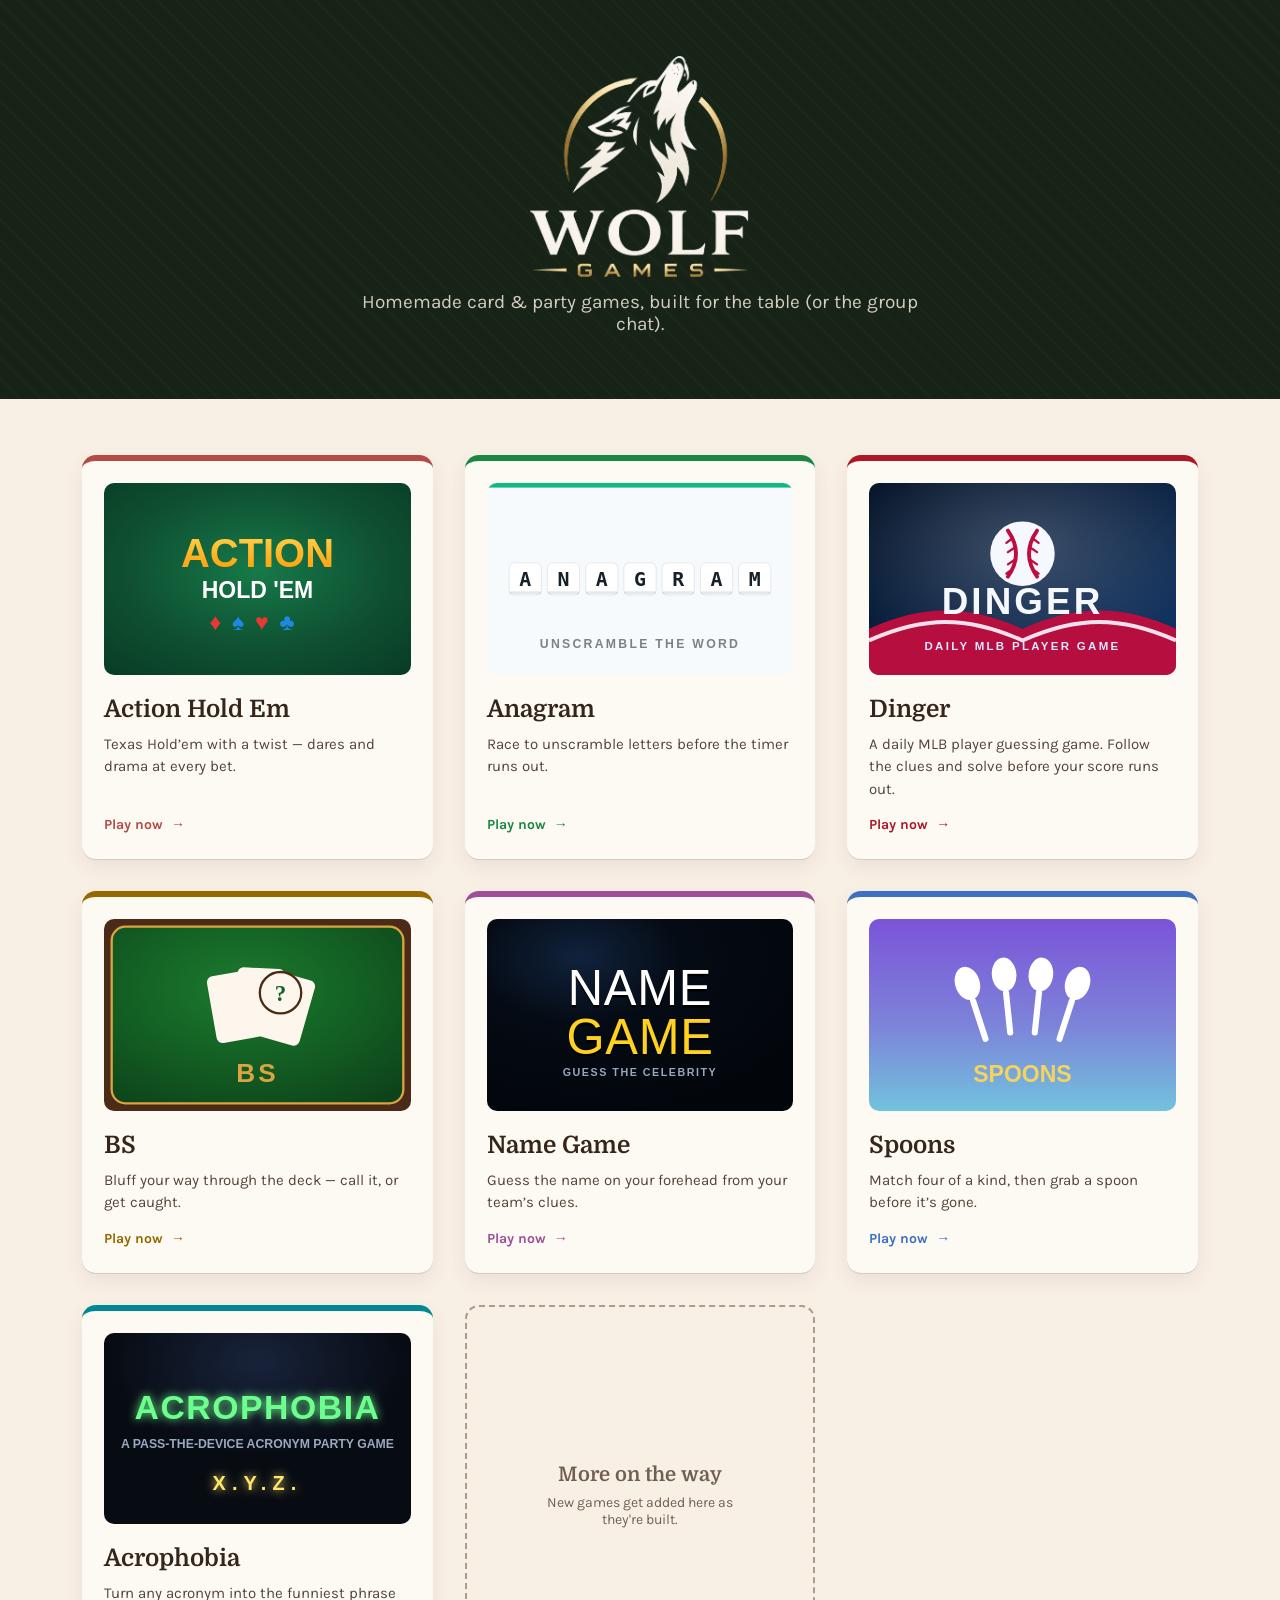
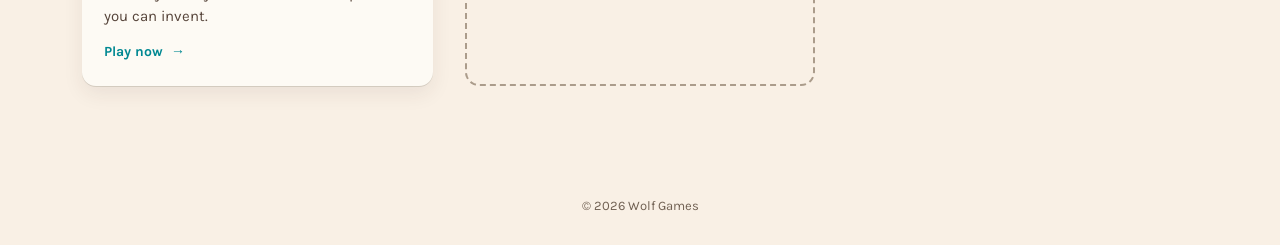
<file: index.html>
<!DOCTYPE html>
<html lang="en">
<head>
<meta charset="utf-8">
<meta name="viewport" content="width=device-width, initial-scale=1">
<title>Wolf Games</title>
<link rel="preconnect" href="https://fonts.googleapis.com">
<link href="https://fonts.googleapis.com/css2?family=Domine:wght@500;700&family=Karla:wght@400;500;700&display=swap" rel="stylesheet">
<link rel="stylesheet" href="styles.css">
</head>
<body>

<header class="site-header">
  <div class="site-header-inner">
    <img class="site-logo" src="images/wolf-games-logo-full.png" alt="Wolf Games">
    <div class="site-subtitle">Homemade card &amp; party games, built for the table (or the group chat).</div>
  </div>
</header>

<main>
  <div class="game-grid">

    <a href="https://chriswolfesq-collab.github.io/actionholdem/" class="game-card" style="--accent: oklch(0.55 0.14 25);">
      <div class="game-card-art"><img src="images/action-holdem-logo.svg" alt="Action Hold Em logo"></div>
      <div class="game-card-body">
        <div class="game-card-name">Action Hold Em</div>
        <div class="game-card-blurb">Texas Hold&rsquo;em with a twist &mdash; dares and drama at every bet.</div>
        <div class="game-card-cta">Play now <span>&rarr;</span></div>
      </div>
    </a>

    <a href="https://chriswolfesq-collab.github.io/anagram/" class="game-card" style="--accent: oklch(0.55 0.14 150);">
      <div class="game-card-art"><img src="images/anagram-logo.svg" alt="Anagram logo"></div>
      <div class="game-card-body">
        <div class="game-card-name">Anagram</div>
        <div class="game-card-blurb">Race to unscramble letters before the timer runs out.</div>
        <div class="game-card-cta">Play now <span>&rarr;</span></div>
      </div>
    </a>

    <a href="https://chriswolfesq-collab.github.io/dinger/" class="game-card" style="--accent: oklch(0.48 0.18 24);">
      <div class="game-card-art"><img src="images/dinger-logo.svg" alt="Dinger logo"></div>
      <div class="game-card-body">
        <div class="game-card-name">Dinger</div>
        <div class="game-card-blurb">A daily MLB player guessing game. Follow the clues and solve before your score runs out.</div>
        <div class="game-card-cta">Play now <span>&rarr;</span></div>
      </div>
    </a>

    <a href="https://chriswolfesq-collab.github.io/bs/" class="game-card" style="--accent: oklch(0.55 0.14 85);">
      <div class="game-card-art"><img src="images/bs-logo.svg" alt="BS logo"></div>
      <div class="game-card-body">
        <div class="game-card-name">BS</div>
        <div class="game-card-blurb">Bluff your way through the deck &mdash; call it, or get caught.</div>
        <div class="game-card-cta">Play now <span>&rarr;</span></div>
      </div>
    </a>

    <a href="https://chriswolfesq-collab.github.io/namegame/" class="game-card" style="--accent: oklch(0.55 0.14 330);">
      <div class="game-card-art"><img src="images/namegame-logo.svg" alt="Name Game logo"></div>
      <div class="game-card-body">
        <div class="game-card-name">Name Game</div>
        <div class="game-card-blurb">Guess the name on your forehead from your team&rsquo;s clues.</div>
        <div class="game-card-cta">Play now <span>&rarr;</span></div>
      </div>
    </a>

    <a href="https://chriswolfesq-collab.github.io/spoons/" class="game-card" style="--accent: oklch(0.55 0.14 260);">
      <div class="game-card-art"><img src="images/spoons-logo.svg" alt="Spoons logo"></div>
      <div class="game-card-body">
        <div class="game-card-name">Spoons</div>
        <div class="game-card-blurb">Match four of a kind, then grab a spoon before it&rsquo;s gone.</div>
        <div class="game-card-cta">Play now <span>&rarr;</span></div>
      </div>
    </a>

    <a href="https://chriswolfesq-collab.github.io/acrophobia/" class="game-card" style="--accent: oklch(0.55 0.14 200);">
      <div class="game-card-art"><img src="images/acrophobia-logo.svg" alt="Acrophobia logo"></div>
      <div class="game-card-body">
        <div class="game-card-name">Acrophobia</div>
        <div class="game-card-blurb">Turn any acronym into the funniest phrase you can invent.</div>
        <div class="game-card-cta">Play now <span>&rarr;</span></div>
      </div>
    </a>

    <div class="coming-soon-tile">
      <div class="coming-soon-tile-title">More on the way</div>
      <div class="coming-soon-tile-desc">New games get added here as they're built.</div>
    </div>

  </div>
</main>

<footer class="site-footer">
  &copy; <span id="year"></span> Wolf Games
</footer>

<script>
  document.getElementById('year').textContent = new Date().getFullYear();
</script>

</body>
</html>
</file>
<file: styles.css>
:root {
  --bg: oklch(0.96 0.018 75);
  --header-bg: oklch(0.24 0.03 145);
  --header-bg-stripe: oklch(0.27 0.03 145);
  --header-title: oklch(0.94 0.03 85);
  --header-subtitle: oklch(0.85 0.02 90);
  --text: oklch(0.28 0.03 50);
  --text-muted: oklch(0.4 0.03 50);
  --text-faint: oklch(0.5 0.03 60);
  --card-bg: oklch(0.985 0.008 85);
  --card-shadow-edge: oklch(0.8 0.02 85 / 0.6);
  --card-shadow: oklch(0.3 0.03 50 / 0.08);
  --card-shadow-hover: oklch(0.3 0.03 50 / 0.16);
  --dashed-border: oklch(0.7 0.03 70);
}

* { box-sizing: border-box; }

body {
  margin: 0;
  min-height: 100vh;
  background: var(--bg);
  font-family: 'Karla', sans-serif;
  color: var(--text);
}

@keyframes felt-in {
  from { opacity: 0; transform: translateY(14px); }
  to { opacity: 1; transform: translateY(0); }
}

/* Header */
.site-header {
  background: var(--header-bg);
  padding: 56px 40px 64px;
  text-align: center;
  position: relative;
  overflow: hidden;
}

.site-header::before {
  content: '';
  position: absolute;
  inset: 0;
  background-image: repeating-linear-gradient(45deg, var(--header-bg-stripe) 0px, var(--header-bg-stripe) 2px, transparent 2px, transparent 14px);
  opacity: 0.5;
}

.site-header-inner {
  position: relative;
}

.site-logo {
  display: block;
  width: 220px;
  height: auto;
  margin: 0 auto;
}

.site-subtitle {
  margin-top: 14px;
  font-size: 19px;
  color: var(--header-subtitle);
  max-width: 560px;
  margin-left: auto;
  margin-right: auto;
}

/* Game grid */
main {
  max-width: 1180px;
  margin: 0 auto;
  padding: 56px 32px 80px;
}

.game-grid {
  display: grid;
  grid-template-columns: repeat(auto-fit, minmax(300px, 1fr));
  gap: 32px;
}

.game-card {
  text-decoration: none;
  color: inherit;
  display: flex;
  flex-direction: column;
  background: var(--card-bg);
  border-radius: 14px;
  overflow: hidden;
  box-shadow: 0 1px 0 var(--card-shadow-edge), 0 8px 20px var(--card-shadow);
  border-top: 6px solid var(--accent);
  animation: felt-in 0.5s ease both;
  transition: transform 0.15s ease, box-shadow 0.15s ease;
}

a.game-card:hover {
  transform: translateY(-4px);
  box-shadow: 0 10px 28px var(--card-shadow-hover);
}

.game-card-art {
  padding: 22px 22px 0;
}

.game-card-art img {
  width: 100%;
  aspect-ratio: 16 / 10;
  border-radius: 10px;
  display: block;
  object-fit: cover;
}

.game-card-body {
  padding: 20px 22px 26px;
  display: flex;
  flex-direction: column;
  gap: 10px;
  flex: 1;
}

.game-card-name {
  font-family: 'Domine', serif;
  font-weight: 700;
  font-size: 24px;
}

.game-card-blurb {
  font-size: 15px;
  line-height: 1.5;
  color: var(--text-muted);
  flex: 1;
}

.game-card-cta {
  margin-top: 6px;
  display: inline-flex;
  align-items: center;
  gap: 8px;
  font-weight: 700;
  font-size: 14px;
  color: var(--accent);
}

.game-card-cta.is-disabled {
  color: var(--text-faint);
}

/* Coming soon tile (no game yet) */
.coming-soon-tile {
  display: flex;
  flex-direction: column;
  align-items: center;
  justify-content: center;
  gap: 8px;
  border: 2px dashed var(--dashed-border);
  border-radius: 14px;
  padding: 40px 22px;
  min-height: 260px;
  color: var(--text-faint);
  text-align: center;
}

.coming-soon-tile-title {
  font-family: 'Domine', serif;
  font-size: 20px;
  font-weight: 700;
}

.coming-soon-tile-desc {
  font-size: 14px;
  max-width: 220px;
}

/* Footer */
.site-footer {
  text-align: center;
  padding: 32px;
  font-size: 13px;
  color: var(--text-faint);
}
</file>
